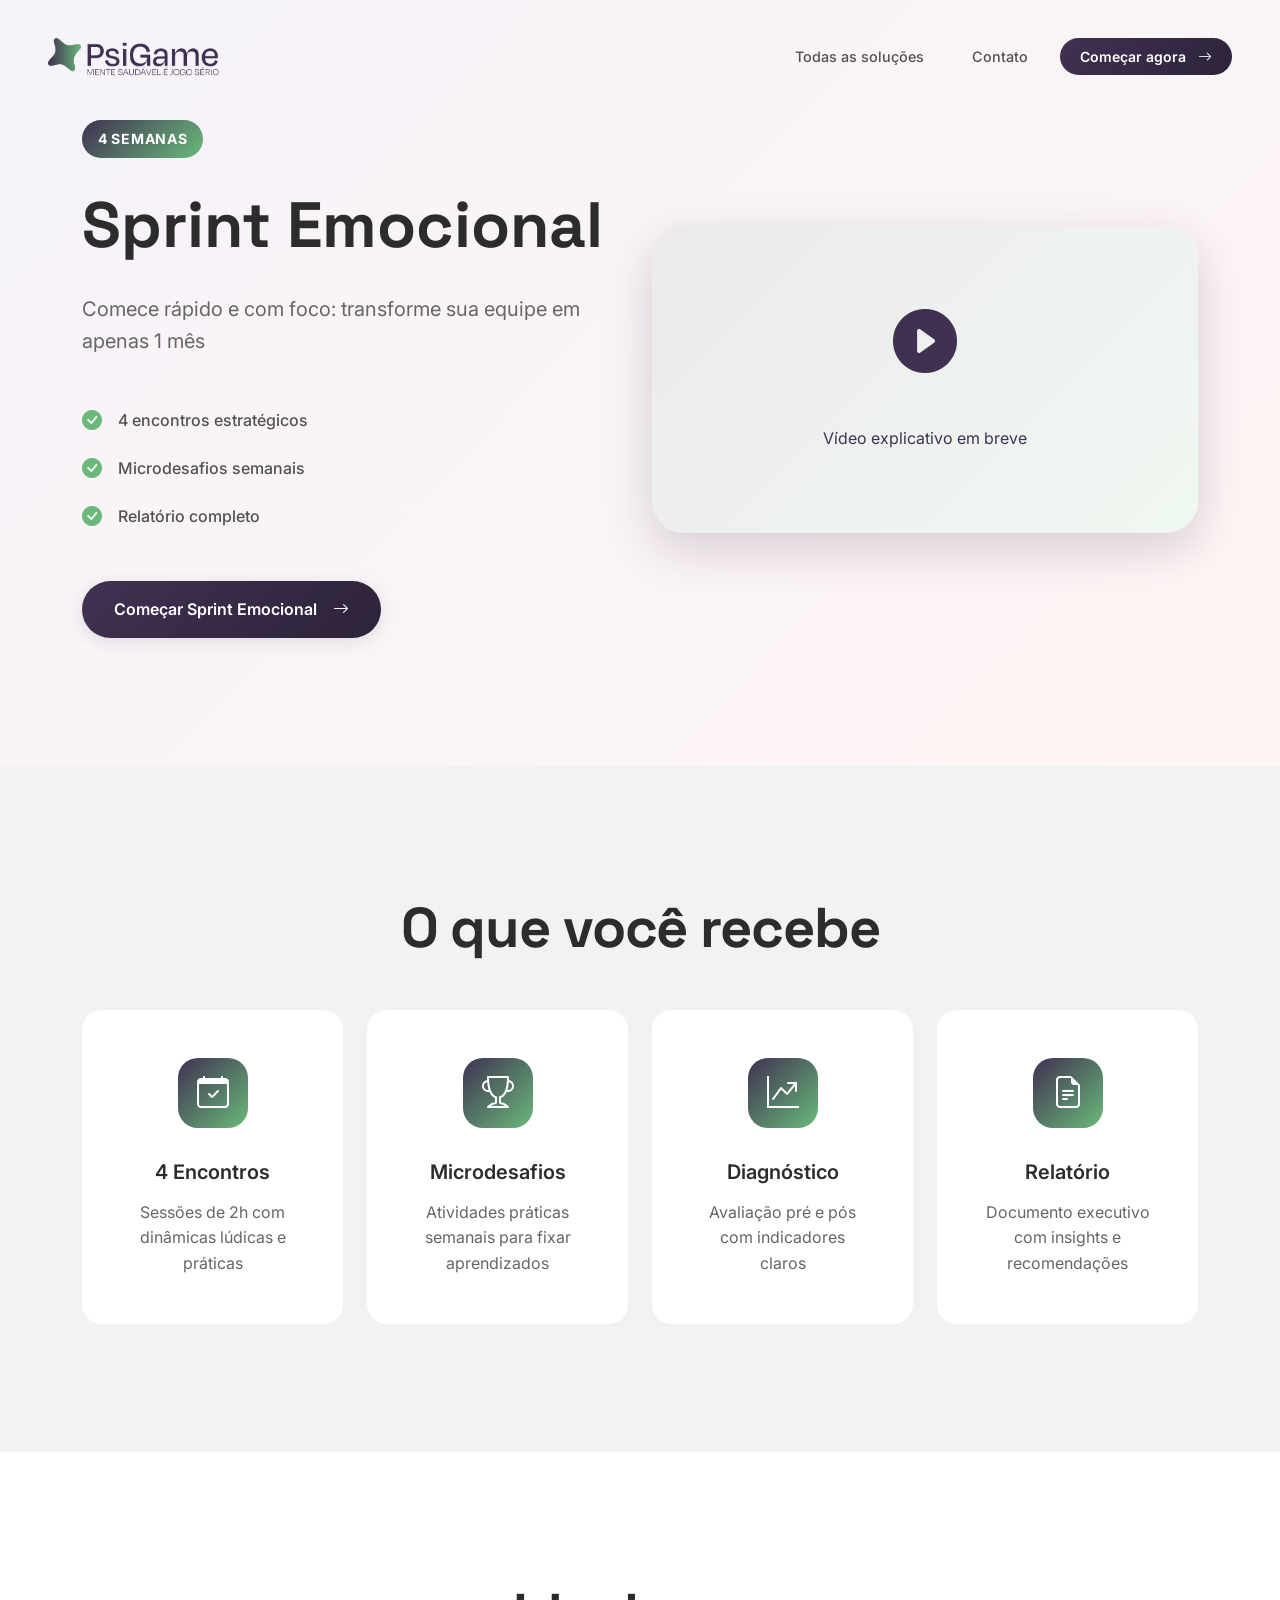
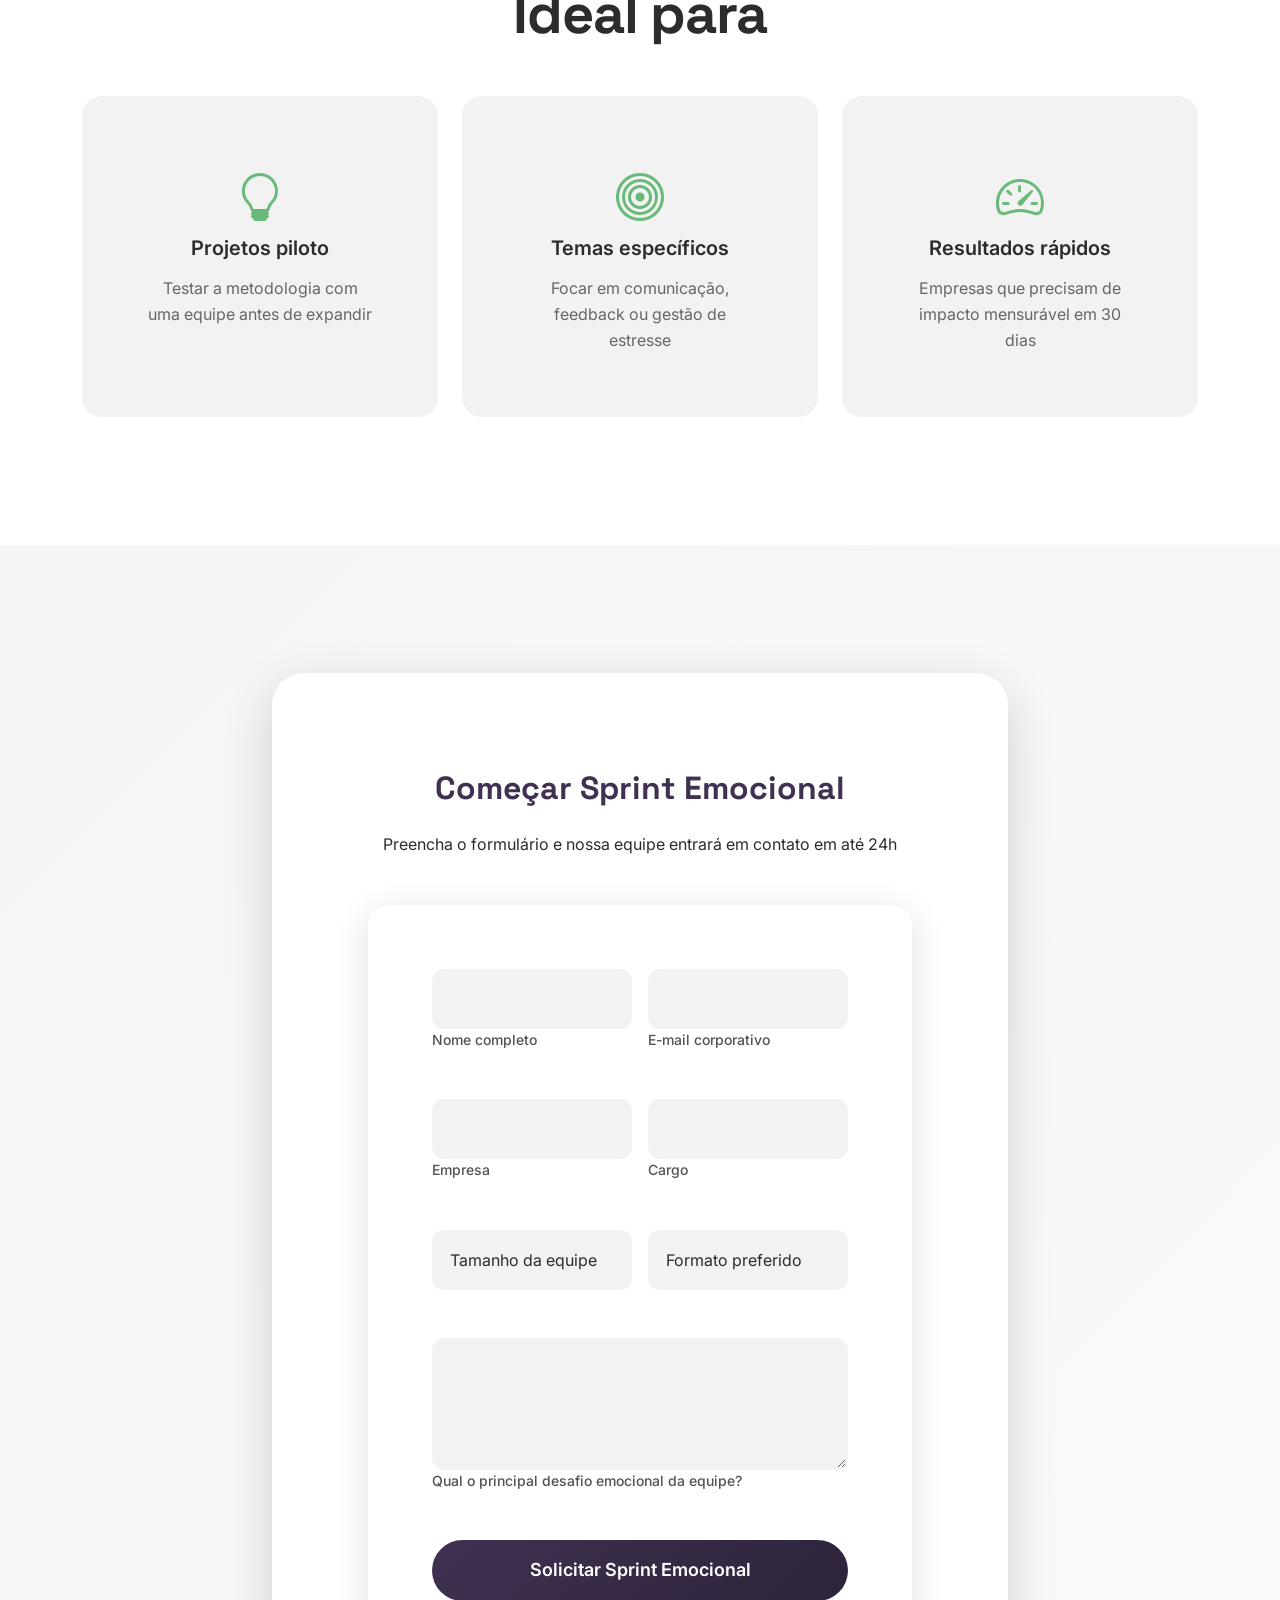
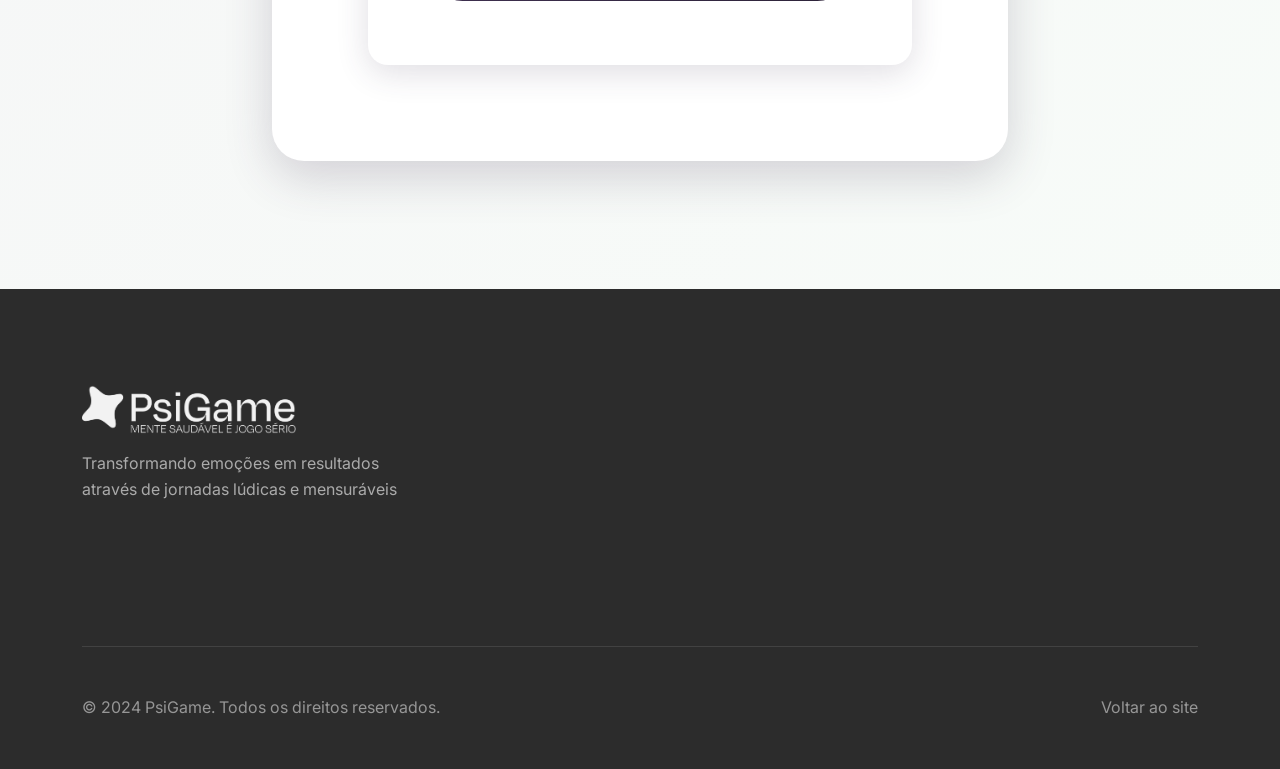
<file: sprint-emocional.html>
<!DOCTYPE html>
<html lang="pt-BR">
<head>
    <meta charset="UTF-8">
    <meta name="viewport" content="width=device-width, initial-scale=1.0">
    <title>Sprint Emocional - PsiGame</title>
    
    <!-- SEO Meta Tags -->
    <meta name="description" content="Sprint Emocional: 4 semanas de transformação. Jornada lúdica e mensurável para desenvolver soft skills e fortalecer equipes.">
    
    <!-- Favicon -->
    <link rel="icon" type="image/png" href="IMG/favicon-psigame.png">
    
    <!-- Bootstrap 5 CSS -->
    <link href="https://cdn.jsdelivr.net/npm/bootstrap@5.3.0/dist/css/bootstrap.min.css" rel="stylesheet">
    
    <!-- Bootstrap Icons -->
    <link rel="stylesheet" href="https://cdn.jsdelivr.net/npm/bootstrap-icons@1.11.0/font/bootstrap-icons.css">
    
    <!-- Google Fonts -->
    <link rel="preconnect" href="https://fonts.googleapis.com">
    <link rel="preconnect" href="https://fonts.gstatic.com" crossorigin>
    <link href="https://fonts.googleapis.com/css2?family=Inter:wght@300;400;500;600;700;800;900&family=Space+Grotesk:wght@300;400;500;600;700&display=swap" rel="stylesheet">
    
    <!-- Custom CSS -->
    <link rel="stylesheet" href="styles.css">
</head>
<body>

    <!-- Navigation -->
    <nav class="navbar navbar-expand-lg fixed-top scrolled" id="mainNav">
        <div class="container-fluid px-4 px-lg-5">
            <a class="navbar-brand" href="index.html">
                <img src="IMG/logo-psigame-01.png" alt="PsiGame" class="navbar-logo">
            </a>
            
            <button class="navbar-toggler" type="button" data-bs-toggle="collapse" data-bs-target="#navbarNav">
                <span class="menu-trigger">
                    <span></span>
                    <span></span>
                </span>
            </button>
            
            <div class="collapse navbar-collapse" id="navbarNav">
                <ul class="navbar-nav ms-auto">
                    <li class="nav-item">
                        <a class="nav-link" href="index.html#solucoes">Todas as soluções</a>
                    </li>
                    <li class="nav-item">
                        <a class="nav-link" href="index.html#contato">Contato</a>
                    </li>
                </ul>
                <div class="navbar-cta ms-lg-4">
                    <a href="#form-sprint" class="btn btn-primary-psigame rounded-pill">
                        <span>Começar agora</span>
                        <i class="bi bi-arrow-right ms-2"></i>
                    </a>
                </div>
            </div>
        </div>
    </nav>

    <!-- Service Hero -->
    <section class="service-hero" style="padding-top: 120px;">
        <div class="container">
            <div class="row align-items-center">
                <div class="col-lg-6">
                    <span class="service-badge">4 SEMANAS</span>
                    <h1 class="service-title">Sprint Emocional</h1>
                    <p class="service-subtitle">Comece rápido e com foco: transforme sua equipe em apenas 1 mês</p>
                    
                    <div class="service-highlights">
                        <div class="highlight-item">
                            <i class="bi bi-check-circle-fill"></i>
                            <span>4 encontros estratégicos</span>
                        </div>
                        <div class="highlight-item">
                            <i class="bi bi-check-circle-fill"></i>
                            <span>Microdesafios semanais</span>
                        </div>
                        <div class="highlight-item">
                            <i class="bi bi-check-circle-fill"></i>
                            <span>Relatório completo</span>
                        </div>
                    </div>
                    
                    <div class="service-cta">
                        <a href="#form-sprint" class="btn-primary-custom">
                            <span>Começar Sprint Emocional</span>
                            <i class="bi bi-arrow-right"></i>
                        </a>
                    </div>
                </div>
                
                <div class="col-lg-6">
                    <div class="service-video">
                        <div class="video-placeholder">
                            <i class="bi bi-play-circle-fill"></i>
                            <p>Vídeo explicativo em breve</p>
                        </div>
                    </div>
                </div>
            </div>
        </div>
    </section>

    <!-- What You Get -->
    <section class="service-details" style="padding: var(--spacing-3xl) 0; background: var(--color-light);">
        <div class="container">
            <h2 class="section-title text-center mb-5">O que você recebe</h2>
            
            <div class="row g-4">
                <div class="col-md-6 col-lg-3">
                    <div class="detail-card">
                        <div class="detail-icon">
                            <i class="bi bi-calendar-check"></i>
                        </div>
                        <h3>4 Encontros</h3>
                        <p>Sessões de 2h com dinâmicas lúdicas e práticas</p>
                    </div>
                </div>
                
                <div class="col-md-6 col-lg-3">
                    <div class="detail-card">
                        <div class="detail-icon">
                            <i class="bi bi-trophy"></i>
                        </div>
                        <h3>Microdesafios</h3>
                        <p>Atividades práticas semanais para fixar aprendizados</p>
                    </div>
                </div>
                
                <div class="col-md-6 col-lg-3">
                    <div class="detail-card">
                        <div class="detail-icon">
                            <i class="bi bi-graph-up-arrow"></i>
                        </div>
                        <h3>Diagnóstico</h3>
                        <p>Avaliação pré e pós com indicadores claros</p>
                    </div>
                </div>
                
                <div class="col-md-6 col-lg-3">
                    <div class="detail-card">
                        <div class="detail-icon">
                            <i class="bi bi-file-earmark-text"></i>
                        </div>
                        <h3>Relatório</h3>
                        <p>Documento executivo com insights e recomendações</p>
                    </div>
                </div>
            </div>
        </div>
    </section>

    <!-- Ideal For -->
    <section style="padding: var(--spacing-3xl) 0;">
        <div class="container">
            <h2 class="section-title text-center mb-5">Ideal para</h2>
            
            <div class="row g-4">
                <div class="col-md-4">
                    <div class="ideal-card">
                        <i class="bi bi-lightbulb"></i>
                        <h3>Projetos piloto</h3>
                        <p>Testar a metodologia com uma equipe antes de expandir</p>
                    </div>
                </div>
                
                <div class="col-md-4">
                    <div class="ideal-card">
                        <i class="bi bi-bullseye"></i>
                        <h3>Temas específicos</h3>
                        <p>Focar em comunicação, feedback ou gestão de estresse</p>
                    </div>
                </div>
                
                <div class="col-md-4">
                    <div class="ideal-card">
                        <i class="bi bi-speedometer2"></i>
                        <h3>Resultados rápidos</h3>
                        <p>Empresas que precisam de impacto mensurável em 30 dias</p>
                    </div>
                </div>
            </div>
        </div>
    </section>

    <!-- Form Section -->
    <section id="form-sprint" style="padding: var(--spacing-3xl) 0; background: linear-gradient(135deg, rgba(64, 49, 82, 0.05) 0%, rgba(105, 186, 122, 0.05) 100%);">
        <div class="container">
            <div class="row justify-content-center">
                <div class="col-lg-8">
                    <div class="service-form-card">
                        <h2 class="text-center mb-4">Começar Sprint Emocional</h2>
                        <p class="text-center mb-5">Preencha o formulário e nossa equipe entrará em contato em até 24h</p>
                        
                        <form class="contact-form" id="sprintForm">
                            <div class="row g-3">
                                <div class="col-md-6">
                                    <div class="form-group">
                                        <input type="text" class="form-control" placeholder=" " required>
                                        <label>Nome completo</label>
                                    </div>
                                </div>
                                
                                <div class="col-md-6">
                                    <div class="form-group">
                                        <input type="email" class="form-control" placeholder=" " required>
                                        <label>E-mail corporativo</label>
                                    </div>
                                </div>
                                
                                <div class="col-md-6">
                                    <div class="form-group">
                                        <input type="text" class="form-control" placeholder=" " required>
                                        <label>Empresa</label>
                                    </div>
                                </div>
                                
                                <div class="col-md-6">
                                    <div class="form-group">
                                        <input type="text" class="form-control" placeholder=" " required>
                                        <label>Cargo</label>
                                    </div>
                                </div>
                                
                                <div class="col-md-6">
                                    <div class="form-group">
                                        <select class="form-control" required>
                                            <option value="">Tamanho da equipe</option>
                                            <option value="5-15">5-15 pessoas</option>
                                            <option value="16-25">16-25 pessoas</option>
                                            <option value="26-50">26-50 pessoas</option>
                                            <option value="50+">Mais de 50 pessoas</option>
                                        </select>
                                    </div>
                                </div>
                                
                                <div class="col-md-6">
                                    <div class="form-group">
                                        <select class="form-control" required>
                                            <option value="">Formato preferido</option>
                                            <option value="presencial">Presencial</option>
                                            <option value="online">Online</option>
                                            <option value="hibrido">Híbrido</option>
                                        </select>
                                    </div>
                                </div>
                                
                                <div class="col-12">
                                    <div class="form-group">
                                        <textarea class="form-control" rows="4" placeholder=" "></textarea>
                                        <label>Qual o principal desafio emocional da equipe?</label>
                                    </div>
                                </div>
                                
                                <div class="col-12">
                                    <button type="submit" class="btn-submit">
                                        <span class="btn-text">Solicitar Sprint Emocional</span>
                                    </button>
                                </div>
                            </div>
                        </form>
                    </div>
                </div>
            </div>
        </div>
    </section>

    <!-- Footer -->
    <footer class="footer">
        <div class="container">
            <div class="footer-content">
                <div class="footer-top">
                    <div class="footer-brand">
                        <img src="IMG/logo-psigame-01-white.png" alt="PsiGame" class="footer-logo">
                        <p class="footer-tagline">Transformando emoções em resultados através de jornadas lúdicas e mensuráveis</p>
                    </div>
                </div>
                
                <div class="footer-bottom">
                    <p class="copyright">© 2024 PsiGame. Todos os direitos reservados.</p>
                    <div class="footer-legal">
                        <a href="index.html">Voltar ao site</a>
                    </div>
                </div>
            </div>
        </div>
    </footer>

    <!-- Bootstrap JS -->
    <script src="https://cdn.jsdelivr.net/npm/bootstrap@5.3.0/dist/js/bootstrap.bundle.min.js"></script>
    <script src="script.js"></script>
</body>
</html>
</file>
<file: styles.css>
/* ===========================
   PSIGAME - CUSTOM STYLES
   =========================== */

:root {
    /* PsiGame Brand Colors */
    --color-primary: #403152;
    --color-secondary: #69ba7a;
    --color-tertiary: #21606d;
    --color-light: #f2f2f2;
    
    /* Extended Palette */
    --color-primary-dark: #2d2339;
    --color-primary-light: #5a4569;
    --color-secondary-dark: #549a62;
    --color-secondary-light: #8dd49c;
    --color-tertiary-dark: #1a4c57;
    --color-tertiary-light: #3d8091;
    
    /* Neutrals */
    --color-black: #1a1a1a;
    --color-white: #ffffff;
    --color-gray-900: #2c2c2c;
    --color-gray-800: #3d3d3d;
    --color-gray-700: #525252;
    --color-gray-600: #666666;
    --color-gray-500: #8c8c8c;
    --color-gray-400: #b3b3b3;
    --color-gray-300: #d9d9d9;
    --color-gray-200: #ececec;
    --color-gray-100: #f8f8f8;
    
    /* Typography */
    --font-primary: 'Inter', sans-serif;
    --font-display: 'Space Grotesk', sans-serif;
    
    /* Spacing */
    --spacing-xs: 0.5rem;
    --spacing-sm: 1rem;
    --spacing-md: 2rem;
    --spacing-lg: 3rem;
    --spacing-xl: 4rem;
    --spacing-2xl: 6rem;
    --spacing-3xl: 8rem;
    
    /* Transitions */
    --transition-base: 0.3s cubic-bezier(0.4, 0, 0.2, 1);
    --transition-slow: 0.6s cubic-bezier(0.4, 0, 0.2, 1);
    --transition-bounce: 0.6s cubic-bezier(0.68, -0.55, 0.265, 1.55);
    
    /* Border Radius */
    --radius-sm: 8px;
    --radius-md: 12px;
    --radius-lg: 20px;
    --radius-xl: 32px;
    --radius-full: 9999px;
    
    /* Shadows */
    --shadow-sm: 0 2px 8px rgba(64, 49, 82, 0.08);
    --shadow-md: 0 4px 16px rgba(64, 49, 82, 0.12);
    --shadow-lg: 0 8px 32px rgba(64, 49, 82, 0.16);
    --shadow-xl: 0 16px 48px rgba(64, 49, 82, 0.2);
}

* {
    margin: 0;
    padding: 0;
    box-sizing: border-box;
}

html {
    font-size: 16px;
    scroll-behavior: smooth;
}

body {
    font-family: var(--font-primary);
    font-weight: 400;
    line-height: 1.6;
    color: var(--color-gray-900);
    background-color: var(--color-white);
    overflow-x: hidden;
    -webkit-font-smoothing: antialiased;
    -moz-osx-font-smoothing: grayscale;
}

/* ===========================
   PRELOADER
   =========================== */

.preloader {
    position: fixed;
    top: 0;
    left: 0;
    width: 100%;
    height: 100vh;
    background: linear-gradient(135deg, var(--color-primary) 0%, var(--color-secondary) 100%);
    z-index: 10000;
    display: flex;
    align-items: center;
    justify-content: center;
    transition: opacity 0.6s ease, visibility 0.6s ease;
}

.preloader.loaded {
    opacity: 0;
    visibility: hidden;
    pointer-events: none;
}

.preloader-content {
    text-align: center;
}

.preloader-logo-img {
    width: 120px;
    height: auto;
    margin-bottom: var(--spacing-md);
    animation: pulse 2s ease-in-out infinite;
}

@keyframes pulse {
    0%, 100% { transform: scale(1); opacity: 1; }
    50% { transform: scale(1.05); opacity: 0.8; }
}

.preloader-progress {
    width: 200px;
    height: 3px;
    background: rgba(255, 255, 255, 0.2);
    margin: var(--spacing-md) auto;
    overflow: hidden;
    border-radius: var(--radius-full);
}

.preloader-progress-bar {
    width: 0;
    height: 100%;
    background: var(--color-white);
    transition: width 0.3s ease;
    border-radius: var(--radius-full);
}

.preloader-counter {
    font-family: var(--font-display);
    font-size: 0.875rem;
    color: var(--color-white);
    opacity: 0.8;
}

/* ===========================
   NAVIGATION
   =========================== */

.navbar {
    background: transparent;
    padding: var(--spacing-md) 0;
    transition: all var(--transition-base);
    z-index: 1000;
}

.navbar.scrolled {
    background: rgba(255, 255, 255, 0.98);
    backdrop-filter: blur(20px);
    -webkit-backdrop-filter: blur(20px);
    box-shadow: var(--shadow-md);
    padding: var(--spacing-sm) 0;
}

.navbar-logo {
    height: 40px;
    width: auto;
    transition: var(--transition-base);
}

.navbar.scrolled .navbar-logo {
    height: 35px;
}

.navbar-nav {
    gap: var(--spacing-md);
}

.nav-link {
    font-size: 0.9rem;
    font-weight: 500;
    color: var(--color-gray-700);
    text-decoration: none;
    position: relative;
    transition: var(--transition-base);
    padding: 0.5rem 1rem;
}

.nav-link:hover {
    color: var(--color-primary);
}

.nav-link::after {
    content: '';
    position: absolute;
    bottom: -5px;
    left: 1rem;
    right: 1rem;
    height: 2px;
    background: var(--color-primary);
    transform: scaleX(0);
    transition: transform var(--transition-base);
}

.nav-link:hover::after {
    transform: scaleX(1);
}

/* Dropdown Menu */
.dropdown-menu {
    background: var(--color-white);
    border: none;
    border-radius: var(--radius-md);
    box-shadow: var(--shadow-lg);
    padding: var(--spacing-sm);
    margin-top: 0.5rem;
}

.dropdown-item {
    padding: 0.5rem 1rem;
    color: var(--color-gray-700);
    font-size: 0.875rem;
    border-radius: var(--radius-sm);
    transition: var(--transition-base);
}

.dropdown-item:hover {
    background: var(--color-light);
    color: var(--color-primary);
}

.navbar-toggler {
    border: none;
    padding: 0.25rem 0.5rem;
}

.navbar-toggler:focus {
    box-shadow: none;
}

.menu-trigger {
    display: block;
    width: 24px;
    height: 20px;
    position: relative;
}

.menu-trigger span {
    display: block;
    width: 100%;
    height: 2px;
    background: var(--color-gray-700);
    position: absolute;
    left: 0;
    transition: var(--transition-base);
}

.menu-trigger span:first-child {
    top: 0;
}

.menu-trigger span:last-child {
    bottom: 0;
}

.btn-primary-psigame {
    background: linear-gradient(135deg, var(--color-primary) 0%, var(--color-primary-dark) 100%);
    color: var(--color-white);
    border: none;
    font-weight: 600;
    font-size: 0.875rem;
    padding: 0.5rem 1.25rem;
    transition: var(--transition-base);
}

.btn-primary-psigame:hover {
    background: linear-gradient(135deg, var(--color-primary-dark) 0%, var(--color-primary) 100%);
    transform: translateY(-2px);
    box-shadow: var(--shadow-lg);
    color: var(--color-white);
}

/* ===========================
   HERO SECTION
   =========================== */

.hero-section {
    min-height: 100vh;
    display: flex;
    align-items: center;
    position: relative;
    overflow: hidden;
    padding: var(--spacing-3xl) 0;
    background: linear-gradient(135deg, #f5f3f9 0%, #fff5f4 100%);
}

.hero-gradient {
    position: absolute;
    width: 100%;
    height: 100%;
    background: radial-gradient(circle at top right, rgba(64, 49, 82, 0.1), transparent 50%),
                radial-gradient(circle at bottom left, rgba(105, 186, 122, 0.1), transparent 50%);
}

.hero-title {
    font-family: var(--font-display);
    font-size: clamp(2.5rem, 8vw, 5rem);
    font-weight: 700;
    line-height: 1.1;
    letter-spacing: -0.02em;
    margin-bottom: var(--spacing-lg);
    color: var(--color-gray-900);
}

.hero-title .accent {
    background: linear-gradient(135deg, var(--color-primary) 0%, var(--color-secondary) 100%);
    -webkit-background-clip: text;
    -webkit-text-fill-color: transparent;
    background-clip: text;
}

.hero-title .accent-primary {
    color: var(--color-primary);
    font-weight: 800;
}

.hero-title .accent-large {
    font-size: 1.4em;
    background: linear-gradient(135deg, var(--color-secondary) 0%, var(--color-primary) 100%);
    -webkit-background-clip: text;
    -webkit-text-fill-color: transparent;
    background-clip: text;
    font-weight: 900;
    display: inline-block;
    letter-spacing: 0.02em;
}

.hero-title .line {
    display: block;
}

.hero-title .line-emphasis {
    margin: var(--spacing-sm) 0;
}

.hero-description {
    max-width: 700px;
    margin-bottom: var(--spacing-lg);
}

.hero-description p {
    font-size: 1.25rem;
    color: var(--color-gray-600);
    line-height: 1.8;
}

.hero-cta {
    display: flex;
    gap: var(--spacing-md);
    flex-wrap: wrap;
    margin-bottom: var(--spacing-lg);
}

.btn-primary-custom,
.btn-secondary-custom {
    display: inline-flex;
    align-items: center;
    gap: var(--spacing-sm);
    padding: 1rem 2rem;
    font-weight: 600;
    text-decoration: none;
    border-radius: var(--radius-full);
    transition: var(--transition-base);
    cursor: pointer;
}

.btn-primary-custom {
    background: linear-gradient(135deg, var(--color-primary) 0%, var(--color-primary-dark) 100%);
    color: var(--color-white);
    box-shadow: var(--shadow-md);
}

.btn-primary-custom:hover {
    transform: translateY(-3px);
    box-shadow: var(--shadow-xl);
}

.btn-secondary-custom {
    background: transparent;
    color: var(--color-primary);
    border: 2px solid var(--color-primary);
}

.btn-secondary-custom:hover {
    background: var(--color-primary);
    color: var(--color-white);
    transform: translateY(-3px);
}

.hero-trust {
    display: flex;
    gap: var(--spacing-lg);
    flex-wrap: wrap;
}

.trust-item {
    display: flex;
    align-items: center;
    gap: var(--spacing-xs);
    font-size: 0.9rem;
    color: var(--color-gray-600);
}

.trust-item i {
    color: var(--color-secondary);
}

.floating-element {
    position: absolute;
    border-radius: 50%;
    filter: blur(60px);
    opacity: 0.3;
}

.element-1 {
    width: 400px;
    height: 400px;
    background: var(--color-primary);
    top: -10%;
    right: -5%;
    animation: float 20s ease-in-out infinite;
}

.element-2 {
    width: 300px;
    height: 300px;
    background: var(--color-secondary);
    bottom: 10%;
    left: -10%;
    animation: float 25s ease-in-out infinite reverse;
}

.element-3 {
    width: 250px;
    height: 250px;
    background: var(--color-tertiary);
    top: 60%;
    right: 10%;
    animation: float 18s ease-in-out infinite;
}

@keyframes float {
    0%, 100% { transform: translate(0, 0) rotate(0deg); }
    33% { transform: translate(30px, -30px) rotate(120deg); }
    66% { transform: translate(-20px, 20px) rotate(240deg); }
}

/* Hero Visual Elements */
.hero-visual {
    position: relative;
    height: 100%;
    min-height: 500px;
    display: flex;
    align-items: center;
    justify-content: center;
}

.hero-image-container {
    position: relative;
    width: 100%;
    max-width: 600px;
    margin: 0 auto;
}

.hero-image {
    width: 100%;
    height: auto;
    border-radius: var(--radius-xl);
    position: relative;
    z-index: 2;
    animation: fadeInUp 1s ease-out;
}

@keyframes fadeInUp {
    from {
        opacity: 0;
        transform: translateY(30px);
    }
    to {
        opacity: 1;
        transform: translateY(0);
    }
}

/* ===========================
   SECTIONS
   =========================== */

section {
    padding: var(--spacing-3xl) 0;
    position: relative;
}

.section-title {
    font-family: var(--font-display);
    font-size: clamp(2rem, 5vw, 3.5rem);
    font-weight: 700;
    line-height: 1.2;
    letter-spacing: -0.02em;
    margin-bottom: var(--spacing-lg);
    color: var(--color-gray-900);
}

.section-title .accent {
    background: linear-gradient(135deg, var(--color-primary) 0%, var(--color-secondary) 100%);
    -webkit-background-clip: text;
    -webkit-text-fill-color: transparent;
    background-clip: text;
}

.section-title-small {
    font-family: var(--font-display);
    font-size: clamp(1.5rem, 3vw, 2rem);
    font-weight: 600;
    margin-bottom: var(--spacing-md);
}

.section-subtitle {
    font-size: 1.125rem;
    color: var(--color-gray-600);
    max-width: 800px;
    margin: 0 auto;
}

/* ===========================
   PROOF SECTION
   =========================== */

.proof-section {
    padding: var(--spacing-xl) 0;
    background: var(--color-light);
    position: relative;
    overflow: hidden;
}

.proof-section-enhanced {
    padding: var(--spacing-2xl) 0;
}

.proof-background {
    position: absolute;
    top: 0;
    left: 0;
    width: 100%;
    height: 100%;
    background: 
        linear-gradient(135deg, rgba(64, 49, 82, 0.92) 0%, rgba(105, 186, 122, 0.92) 100%),
        url('IMG/bg-01.jpg') center/cover no-repeat;
    z-index: 0;
}

.proof-section .section-header {
    position: relative;
    z-index: 1;
}

.proof-title-lines {
    display: flex;
    flex-direction: column;
    gap: 0.5rem;
}

.proof-line {
    display: block;
    font-size: clamp(1.75rem, 4vw, 2.5rem);
    line-height: 1.3;
    color: var(--color-white);
}

.proof-decorative-lines {
    margin: var(--spacing-md) auto;
    display: flex;
    justify-content: center;
}

.proof-decorative-lines svg {
    animation: drawLine 2s ease-in-out infinite;
}

.proof-decorative-lines svg path {
    stroke: var(--color-white);
}

.proof-section .section-subtitle {
    color: rgba(255, 255, 255, 0.95);
}

@keyframes drawLine {
    0%, 100% { opacity: 0.5; transform: translateX(0); }
    50% { opacity: 1; transform: translateX(10px); }
}

/* ===========================
   HOW IT WORKS SECTION
   =========================== */

.how-it-works-section {
    background: var(--color-white);
    padding: var(--spacing-2xl) 0;
}

/* ===========================
   VIDEO BIO SECTION
   =========================== */

.video-bio-section {
    background: linear-gradient(135deg, rgba(64, 49, 82, 0.05) 0%, rgba(105, 186, 122, 0.05) 100%);
    padding: var(--spacing-3xl) 0;
}

.video-container {
    max-width: 900px;
    margin: 0 auto;
    border-radius: var(--radius-xl);
    overflow: hidden;
    box-shadow: var(--shadow-xl);
    background: var(--color-white);
    padding: var(--spacing-md);
}

.video-bio {
    width: 100%;
    border-radius: var(--radius-lg);
    display: block;
}

.video-bio-info {
    text-align: center;
    padding: var(--spacing-lg) var(--spacing-md) var(--spacing-md);
}

.video-bio-info h3 {
    font-family: var(--font-display);
    font-size: 1.5rem;
    font-weight: 700;
    color: var(--color-primary);
    margin-bottom: var(--spacing-xs);
}

.video-bio-info p {
    color: var(--color-gray-600);
    font-size: 0.95rem;
    margin: 0;
}

.process-steps {
    margin-bottom: var(--spacing-xl);
}

.process-step {
    display: grid;
    grid-template-columns: auto 1fr auto;
    gap: var(--spacing-lg);
    align-items: center;
    padding: var(--spacing-lg);
    margin-bottom: var(--spacing-md);
    background: var(--color-light);
    border-radius: var(--radius-lg);
    transition: var(--transition-base);
}

.process-step:hover {
    transform: translateX(10px);
    box-shadow: var(--shadow-lg);
}

.step-number {
    font-family: var(--font-display);
    font-size: 2rem;
    font-weight: 700;
    color: var(--color-primary);
    opacity: 0.3;
}

.step-title {
    font-size: 1.5rem;
    font-weight: 600;
    margin-bottom: var(--spacing-xs);
    color: var(--color-gray-900);
}

.step-description {
    color: var(--color-gray-600);
    margin: 0;
}

.step-icon {
    width: 60px;
    height: 60px;
    display: flex;
    align-items: center;
    justify-content: center;
    background: linear-gradient(135deg, var(--color-primary) 0%, var(--color-secondary) 100%);
    color: var(--color-white);
    border-radius: var(--radius-md);
    font-size: 1.5rem;
}

.process-note {
    padding: var(--spacing-md);
    background: linear-gradient(135deg, rgba(64, 49, 82, 0.05) 0%, rgba(105, 186, 122, 0.05) 100%);
    border-radius: var(--radius-lg);
    border-left: 4px solid var(--color-primary);
}

.process-note p {
    margin: 0;
    color: var(--color-gray-700);
}

/* ===========================
   PILLARS SECTION
   =========================== */

.pillars-section {
    background: var(--color-light);
}

.pillars-grid {
    display: grid;
    grid-template-columns: repeat(auto-fit, minmax(250px, 1fr));
    gap: var(--spacing-lg);
}

.pillar-card {
    padding: var(--spacing-lg);
    background: var(--color-white);
    border-radius: var(--radius-lg);
    text-align: center;
    transition: var(--transition-base);
    box-shadow: var(--shadow-sm);
    position: relative;
}

.pillar-card:hover {
    transform: translateY(-10px);
    box-shadow: var(--shadow-xl);
}

.pillar-number {
    position: absolute;
    top: var(--spacing-md);
    right: var(--spacing-md);
    font-family: var(--font-display);
    font-size: 3rem;
    font-weight: 900;
    color: var(--color-primary);
    opacity: 0.1;
    line-height: 1;
}

.pillar-divider {
    width: 60px;
    height: 4px;
    background: linear-gradient(90deg, var(--color-primary) 0%, var(--color-secondary) 100%);
    margin: 0 auto var(--spacing-md);
    border-radius: var(--radius-full);
}

.pillar-icon {
    width: 80px;
    height: 80px;
    margin: 0 auto var(--spacing-md);
    display: flex;
    align-items: center;
    justify-content: center;
    background: linear-gradient(135deg, rgba(64, 49, 82, 0.1) 0%, rgba(105, 186, 122, 0.1) 100%);
    border-radius: var(--radius-lg);
    font-size: 2rem;
    color: var(--color-primary);
}

.pillar-title {
    font-size: 1.25rem;
    font-weight: 600;
    margin-bottom: var(--spacing-sm);
    color: var(--color-gray-900);
}

.pillar-description {
    color: var(--color-gray-600);
    margin: 0;
}

/* ===========================
   SOLUTIONS SECTION
   =========================== */

.solutions-section {
    background: var(--color-white);
}

.solutions-grid {
    display: grid;
    grid-template-columns: repeat(2, 1fr);
    gap: var(--spacing-lg);
    margin-bottom: var(--spacing-xl);
}

.solution-card {
    padding: var(--spacing-xl);
    background: var(--color-light);
    border-radius: var(--radius-lg);
    position: relative;
    transition: var(--transition-base);
    display: flex;
    flex-direction: column;
    min-height: 320px;
}

.solution-card:hover {
    transform: translateY(-5px);
    box-shadow: var(--shadow-lg);
}

.solution-description {
    flex-grow: 1;
    margin-bottom: var(--spacing-md);
}

.btn-solution {
    display: inline-flex;
    align-items: center;
    justify-content: center;
    gap: var(--spacing-xs);
    padding: 0.75rem 1.5rem;
    background: var(--color-primary);
    color: var(--color-white);
    text-decoration: none;
    border-radius: var(--radius-full);
    font-weight: 600;
    font-size: 0.9rem;
    transition: var(--transition-base);
    margin-top: auto;
}

.btn-solution:hover {
    background: var(--color-primary-dark);
    transform: translateX(5px);
    color: var(--color-white);
}

.btn-solution-light {
    background: rgba(255, 255, 255, 0.9);
    color: var(--color-primary);
}

.btn-solution-light:hover {
    background: var(--color-white);
    color: var(--color-primary-dark);
}

.btn-cta-large {
    padding: 1.25rem 2.5rem;
    font-size: 1.125rem;
    border-radius: var(--radius-full);
}

.solution-card.featured {
    background: linear-gradient(135deg, var(--color-primary) 0%, var(--color-primary-dark) 100%);
    color: var(--color-white);
}

.solution-card.featured .solution-description {
    color: rgba(255, 255, 255, 0.9);
}

.solution-card.special {
    background: linear-gradient(135deg, var(--color-secondary) 0%, var(--color-secondary-dark) 100%);
    color: var(--color-white);
}

.solution-card.special .solution-description {
    color: rgba(255, 255, 255, 0.9);
}

.solution-duration {
    display: inline-block;
    padding: 0.25rem 0.75rem;
    background: rgba(64, 49, 82, 0.1);
    color: var(--color-primary);
    border-radius: var(--radius-full);
    font-size: 0.875rem;
    font-weight: 600;
    margin-bottom: var(--spacing-sm);
}

.solution-card.featured .solution-duration,
.solution-card.special .solution-duration {
    background: rgba(255, 255, 255, 0.2);
    color: var(--color-white);
}

.solution-title {
    font-size: 1.5rem;
    font-weight: 600;
    margin-bottom: var(--spacing-md);
}

.solution-badge {
    position: absolute;
    top: var(--spacing-md);
    right: var(--spacing-md);
    padding: 0.25rem 0.75rem;
    background: var(--color-secondary);
    color: var(--color-white);
    border-radius: var(--radius-full);
    font-size: 0.75rem;
    font-weight: 600;
}

.section-cta {
    text-align: center;
    margin-top: var(--spacing-xl);
}

/* ===========================
   RECOMMENDATION BOX
   =========================== */

.recommendation-box {
    margin-top: var(--spacing-xl);
    padding: var(--spacing-xl);
    background: linear-gradient(135deg, var(--color-primary) 0%, var(--color-secondary) 100%);
    border-radius: var(--radius-xl);
    box-shadow: var(--shadow-xl);
}

.recommendation-content {
    display: grid;
    grid-template-columns: auto 1fr auto;
    gap: var(--spacing-lg);
    align-items: center;
    color: var(--color-white);
}

.recommendation-icon {
    width: 80px;
    height: 80px;
    background: rgba(255, 255, 255, 0.2);
    border-radius: var(--radius-lg);
    display: flex;
    align-items: center;
    justify-content: center;
    font-size: 2.5rem;
}

.recommendation-text h3 {
    font-size: 1.5rem;
    font-weight: 700;
    margin-bottom: var(--spacing-xs);
}

.recommendation-text p {
    margin: 0;
    opacity: 0.95;
}

.btn-recommendation {
    display: inline-flex;
    align-items: center;
    gap: var(--spacing-sm);
    padding: 1rem 2rem;
    background: var(--color-white);
    color: var(--color-primary);
    text-decoration: none;
    border-radius: var(--radius-full);
    font-weight: 700;
    transition: var(--transition-base);
    white-space: nowrap;
}

.btn-recommendation:hover {
    transform: translateX(5px);
    box-shadow: 0 4px 20px rgba(0, 0, 0, 0.2);
    color: var(--color-primary-dark);
}

/* ===========================
   TARGET SECTION
   =========================== */

.target-section {
    background: var(--color-light);
}

.target-list {
    margin-bottom: var(--spacing-xl);
}

.target-item {
    display: flex;
    gap: var(--spacing-md);
    padding: var(--spacing-md);
    margin-bottom: var(--spacing-md);
    background: var(--color-white);
    border-radius: var(--radius-lg);
    transition: var(--transition-base);
}

.target-item:hover {
    transform: translateX(10px);
    box-shadow: var(--shadow-lg);
}

.target-icon {
    width: 60px;
    height: 60px;
    display: flex;
    align-items: center;
    justify-content: center;
    background: linear-gradient(135deg, rgba(64, 49, 82, 0.1) 0%, rgba(105, 186, 122, 0.1) 100%);
    border-radius: var(--radius-md);
    font-size: 1.5rem;
    color: var(--color-primary);
    flex-shrink: 0;
}

.target-title {
    font-size: 1.25rem;
    font-weight: 600;
    margin-bottom: var(--spacing-xs);
    color: var(--color-gray-900);
}

.target-description {
    color: var(--color-gray-600);
    margin: 0;
}

/* ===========================
   RESULTS SECTION
   =========================== */

.results-section {
    background: var(--color-white);
}

.results-grid {
    display: grid;
    grid-template-columns: repeat(auto-fit, minmax(250px, 1fr));
    gap: var(--spacing-lg);
    margin-bottom: var(--spacing-xl);
}

.result-card {
    padding: var(--spacing-lg);
    background: linear-gradient(135deg, rgba(64, 49, 82, 0.05) 0%, rgba(105, 186, 122, 0.05) 100%);
    border-radius: var(--radius-lg);
    text-align: center;
    transition: var(--transition-base);
}

.result-card:hover {
    transform: translateY(-5px);
    box-shadow: var(--shadow-lg);
}

.result-icon {
    width: 70px;
    height: 70px;
    margin: 0 auto var(--spacing-md);
    display: flex;
    align-items: center;
    justify-content: center;
    background: var(--color-white);
    border-radius: var(--radius-full);
    font-size: 2rem;
    color: var(--color-secondary);
}

.result-title {
    font-size: 1.25rem;
    font-weight: 600;
    margin-bottom: var(--spacing-sm);
    color: var(--color-gray-900);
}

.result-note {
    text-align: center;
    padding: var(--spacing-lg);
    background: var(--color-light);
    border-radius: var(--radius-lg);
}

.btn-link {
    color: var(--color-primary);
    text-decoration: none;
    font-weight: 600;
    display: inline-flex;
    align-items: center;
    gap: var(--spacing-xs);
    transition: var(--transition-base);
}

.btn-link:hover {
    color: var(--color-primary-dark);
    gap: var(--spacing-sm);
}

/* ===========================
   CONTENT SECTION
   =========================== */

.content-section {
    background: var(--color-light);
}

.content-list {
    display: grid;
    grid-template-columns: repeat(auto-fit, minmax(300px, 1fr));
    gap: var(--spacing-md);
    margin-bottom: var(--spacing-lg);
}

.content-item {
    display: flex;
    align-items: center;
    gap: var(--spacing-sm);
    padding: var(--spacing-md);
    background: var(--color-white);
    border-radius: var(--radius-md);
    transition: var(--transition-base);
}

.content-item:hover {
    transform: translateX(5px);
    box-shadow: var(--shadow-md);
}

.content-item i {
    color: var(--color-secondary);
    font-size: 1.25rem;
}

.content-note {
    color: var(--color-gray-600);
    font-style: italic;
}

/* ===========================
   DIFFERENTIALS SECTION
   =========================== */

.differentials-section {
    background: var(--color-white);
}

.differentials-grid {
    display: grid;
    grid-template-columns: repeat(auto-fit, minmax(250px, 1fr));
    gap: var(--spacing-lg);
}

.differential-item {
    padding: var(--spacing-lg);
    border-left: 4px solid var(--color-primary);
    background: var(--color-light);
    border-radius: 0 var(--radius-md) var(--radius-md) 0;
    transition: var(--transition-base);
}

.differential-item:hover {
    transform: translateX(10px);
    border-left-color: var(--color-secondary);
}

.differential-title {
    font-size: 1.25rem;
    font-weight: 600;
    margin-bottom: var(--spacing-sm);
    color: var(--color-gray-900);
}

.differential-description {
    color: var(--color-gray-600);
    margin: 0;
}

/* ===========================
   FORMATION SECTION
   =========================== */

.formation-section {
    background: linear-gradient(135deg, rgba(64, 49, 82, 0.05) 0%, rgba(105, 186, 122, 0.05) 100%);
}

.formation-description {
    font-size: 1.125rem;
    color: var(--color-gray-600);
    margin-bottom: var(--spacing-lg);
}

.formation-benefits {
    margin-bottom: var(--spacing-lg);
}

.benefit-item {
    display: flex;
    align-items: center;
    gap: var(--spacing-sm);
    margin-bottom: var(--spacing-sm);
    color: var(--color-gray-700);
}

.benefit-item i {
    color: var(--color-secondary);
    font-size: 1.25rem;
}

.formation-card {
    padding: var(--spacing-xl);
    background: var(--color-white);
    border-radius: var(--radius-lg);
    box-shadow: var(--shadow-lg);
    text-align: center;
    transform: rotate(-2deg);
    transition: var(--transition-base);
}

.formation-card:hover {
    transform: rotate(0deg) scale(1.05);
}

.card-icon {
    width: 100px;
    height: 100px;
    margin: 0 auto var(--spacing-md);
    display: flex;
    align-items: center;
    justify-content: center;
    background: linear-gradient(135deg, var(--color-primary) 0%, var(--color-secondary) 100%);
    border-radius: var(--radius-full);
    font-size: 3rem;
    color: var(--color-white);
}

/* ===========================
   FAQ SECTION
   =========================== */

.faq-section {
    background: var(--color-white);
}

.faq-section .section-header {
    text-align: center;
    margin-bottom: var(--spacing-xl);
}

.faq-accordion {
    max-width: 800px;
    margin: 0 auto;
}

.faq-item {
    margin-bottom: var(--spacing-md);
    background: var(--color-light);
    border-radius: var(--radius-lg);
    overflow: hidden;
}

.faq-question {
    display: flex;
    justify-content: space-between;
    align-items: center;
    padding: var(--spacing-md);
    margin: 0;
    background: transparent;
    border: none;
    width: 100%;
    text-align: left;
    font-size: 1.125rem;
    font-weight: 600;
    color: var(--color-gray-900);
    cursor: pointer;
    transition: var(--transition-base);
}

.faq-question:hover {
    background: rgba(64, 49, 82, 0.05);
}

.faq-question i {
    transition: var(--transition-base);
}

.faq-question.collapsed i {
    transform: rotate(-90deg);
}

.faq-answer {
    padding: 0 var(--spacing-md) var(--spacing-md);
    color: var(--color-gray-600);
}

/* ===========================
   CONTACT SECTION
   =========================== */

.contact-section {
    background: linear-gradient(135deg, rgba(64, 49, 82, 0.05) 0%, rgba(105, 186, 122, 0.05) 100%);
}

.contact-header {
    margin-bottom: var(--spacing-2xl);
}

.contact-subtitle {
    font-size: 1.25rem;
    color: var(--color-gray-600);
}

.contact-form {
    background: var(--color-white);
    padding: var(--spacing-xl);
    border-radius: var(--radius-lg);
    box-shadow: var(--shadow-lg);
}

.form-group {
    position: relative;
    margin-bottom: var(--spacing-md);
}

.form-group label {
    display: block;
    margin-bottom: 0.5rem;
    font-size: 0.875rem;
    font-weight: 500;
    color: var(--color-gray-700);
}

.form-control {
    width: 100%;
    padding: 1rem;
    background: var(--color-light);
    border: 2px solid transparent;
    border-radius: var(--radius-md);
    font-size: 1rem;
    color: var(--color-gray-900);
    transition: var(--transition-base);
}

.form-control:focus {
    outline: none;
    border-color: var(--color-primary);
    background: var(--color-white);
}

.btn-submit {
    width: 100%;
    padding: 1rem 2rem;
    background: linear-gradient(135deg, var(--color-primary) 0%, var(--color-primary-dark) 100%);
    color: var(--color-white);
    border: none;
    border-radius: var(--radius-full);
    font-weight: 600;
    font-size: 1.125rem;
    cursor: pointer;
    transition: var(--transition-base);
}

.btn-submit:hover {
    transform: translateY(-2px);
    box-shadow: var(--shadow-xl);
}

.form-note {
    margin-top: var(--spacing-md);
    text-align: center;
    color: var(--color-gray-600);
    font-size: 0.875rem;
}

.contact-info {
    padding: var(--spacing-lg);
}

.contact-info h3 {
    font-size: 1.5rem;
    font-weight: 600;
    margin-bottom: var(--spacing-lg);
    color: var(--color-gray-900);
}

.info-item {
    display: flex;
    gap: var(--spacing-md);
    margin-bottom: var(--spacing-lg);
}

.info-item i {
    width: 40px;
    height: 40px;
    display: flex;
    align-items: center;
    justify-content: center;
    background: linear-gradient(135deg, var(--color-primary) 0%, var(--color-secondary) 100%);
    color: var(--color-white);
    border-radius: var(--radius-md);
    flex-shrink: 0;
}

.info-label {
    display: block;
    font-size: 0.875rem;
    color: var(--color-gray-600);
    margin-bottom: 0.25rem;
}

.info-item a {
    color: var(--color-primary);
    text-decoration: none;
    font-weight: 600;
    transition: var(--transition-base);
}

.info-item a:hover {
    color: var(--color-primary-dark);
}

.contact-map {
    margin: var(--spacing-lg) 0;
}

.contact-buttons {
    margin-top: var(--spacing-lg);
}

.btn-whatsapp {
    display: inline-flex;
    align-items: center;
    gap: var(--spacing-sm);
    padding: 1rem 2rem;
    background: #25d366;
    color: var(--color-white);
    border-radius: var(--radius-full);
    text-decoration: none;
    font-weight: 600;
    transition: var(--transition-base);
}

.btn-whatsapp:hover {
    background: #20ba5a;
    transform: translateY(-2px);
    box-shadow: var(--shadow-lg);
}

/* ===========================
   FOOTER
   =========================== */

.footer {
    background: var(--color-gray-900);
    color: var(--color-white);
    padding: var(--spacing-2xl) 0 var(--spacing-lg);
}

.footer-logo {
    height: 50px;
    width: auto;
    margin-bottom: var(--spacing-sm);
}

.footer-tagline {
    color: rgba(255, 255, 255, 0.6);
    margin-bottom: var(--spacing-lg);
}

.footer-top {
    display: grid;
    grid-template-columns: 1fr 2fr;
    gap: var(--spacing-2xl);
    margin-bottom: var(--spacing-2xl);
}

.footer-links {
    display: grid;
    grid-template-columns: repeat(2, 1fr);
    gap: var(--spacing-xl);
}

.links-title {
    font-size: 0.875rem;
    font-weight: 600;
    text-transform: uppercase;
    letter-spacing: 0.05em;
    color: rgba(255, 255, 255, 0.5);
    margin-bottom: var(--spacing-md);
}

.links-column ul {
    list-style: none;
}

.links-column li {
    margin-bottom: var(--spacing-xs);
}

.links-column a {
    color: rgba(255, 255, 255, 0.7);
    text-decoration: none;
    transition: var(--transition-base);
}

.links-column a:hover {
    color: var(--color-white);
}

.footer-bottom {
    display: flex;
    justify-content: space-between;
    align-items: center;
    padding-top: var(--spacing-lg);
    border-top: 1px solid rgba(255, 255, 255, 0.1);
}

.copyright {
    color: rgba(255, 255, 255, 0.5);
    margin: 0;
}

.footer-legal a {
    color: rgba(255, 255, 255, 0.5);
    text-decoration: none;
    transition: var(--transition-base);
}

.footer-legal a:hover {
    color: var(--color-white);
}

.separator {
    color: rgba(255, 255, 255, 0.3);
    margin: 0 var(--spacing-sm);
}

/* ===========================
   BACK TO TOP
   =========================== */

.back-to-top {
    position: fixed;
    bottom: var(--spacing-lg);
    right: var(--spacing-lg);
    width: 50px;
    height: 50px;
    background: linear-gradient(135deg, var(--color-primary) 0%, var(--color-secondary) 100%);
    color: var(--color-white);
    border: none;
    border-radius: var(--radius-full);
    display: flex;
    align-items: center;
    justify-content: center;
    cursor: pointer;
    opacity: 0;
    visibility: hidden;
    transition: var(--transition-base);
    z-index: 100;
    box-shadow: var(--shadow-lg);
}

.back-to-top.visible {
    opacity: 1;
    visibility: visible;
}

.back-to-top:hover {
    transform: translateY(-5px);
    box-shadow: var(--shadow-xl);
}

/* ===========================
   CHATBOT
   =========================== */

.chatbot-container {
    position: fixed;
    bottom: var(--spacing-lg);
    right: var(--spacing-lg);
    z-index: 999;
}

.chatbot-button {
    width: 60px;
    height: 60px;
    background: linear-gradient(135deg, var(--color-primary) 0%, var(--color-secondary) 100%);
    border-radius: var(--radius-full);
    display: flex;
    align-items: center;
    justify-content: center;
    color: var(--color-white);
    font-size: 1.5rem;
    cursor: pointer;
    box-shadow: var(--shadow-lg);
    transition: var(--transition-base);
    position: relative;
}

.chatbot-button:hover {
    transform: scale(1.1);
    box-shadow: var(--shadow-xl);
}

.chatbot-badge {
    position: absolute;
    top: -5px;
    right: -5px;
    width: 20px;
    height: 20px;
    background: var(--color-secondary);
    border-radius: var(--radius-full);
    color: var(--color-white);
    font-size: 0.75rem;
    display: flex;
    align-items: center;
    justify-content: center;
    font-weight: 700;
}

.chatbot-window {
    position: fixed;
    bottom: 100px;
    right: var(--spacing-lg);
    width: 380px;
    max-width: calc(100vw - 2rem);
    height: 500px;
    background: var(--color-white);
    border-radius: var(--radius-lg);
    box-shadow: var(--shadow-xl);
    display: none;
    flex-direction: column;
    overflow: hidden;
    z-index: 1000;
}

/* Mobile específico para chatbot */
@media (max-width: 768px) {
    .chatbot-container {
        bottom: 1rem;
        right: 1rem;
    }
    
    .chatbot-button {
        width: 55px;
        height: 55px;
    }
    
    .chatbot-window {
        position: fixed;
        bottom: 80px;
        left: 1rem;
        right: 1rem;
        width: calc(100vw - 2rem);
        max-width: 500px;
        margin: 0 auto;
        height: 70vh;
        max-height: 500px;
    }
}

@media (max-width: 480px) {
    .chatbot-window {
        left: 0.5rem;
        right: 0.5rem;
        width: calc(100vw - 1rem);
        height: 65vh;
        bottom: 75px;
    }
}

.chatbot-window.active {
    display: flex;
    animation: slideUp 0.3s ease;
}

@keyframes slideUp {
    from {
        opacity: 0;
        transform: translateY(20px);
    }
    to {
        opacity: 1;
        transform: translateY(0);
    }
}

.chatbot-header {
    padding: var(--spacing-md);
    background: linear-gradient(135deg, var(--color-primary) 0%, var(--color-primary-dark) 100%);
    color: var(--color-white);
    display: flex;
    align-items: center;
    gap: var(--spacing-sm);
}

.chatbot-avatar {
    width: 40px;
    height: 40px;
    background: var(--color-white);
    border-radius: var(--radius-full);
    padding: 5px;
}

.chatbot-avatar img {
    width: 100%;
    height: 100%;
    object-fit: contain;
}

.chatbot-info h4 {
    margin: 0;
    font-size: 1rem;
    font-weight: 600;
}

.chatbot-status {
    font-size: 0.75rem;
    opacity: 0.9;
}

.chatbot-close {
    margin-left: auto;
    background: transparent;
    border: none;
    color: var(--color-white);
    font-size: 1.25rem;
    cursor: pointer;
    padding: 0;
    width: 30px;
    height: 30px;
    display: flex;
    align-items: center;
    justify-content: center;
    border-radius: var(--radius-md);
    transition: var(--transition-base);
}

.chatbot-close:hover {
    background: rgba(255, 255, 255, 0.2);
}

.chatbot-messages {
    flex: 1;
    padding: var(--spacing-md);
    overflow-y: auto;
    background: var(--color-light);
}

.chat-message {
    margin-bottom: var(--spacing-md);
    animation: messageIn 0.3s ease;
}

@keyframes messageIn {
    from {
        opacity: 0;
        transform: translateY(10px);
    }
    to {
        opacity: 1;
        transform: translateY(0);
    }
}

.chat-message.user {
    text-align: right;
}

.chat-message p {
    display: inline-block;
    padding: var(--spacing-sm) var(--spacing-md);
    border-radius: var(--radius-lg);
    max-width: 80%;
    margin: 0;
}

.chat-message.bot p {
    background: var(--color-white);
    color: var(--color-gray-900);
}

.chat-message.user p {
    background: linear-gradient(135deg, var(--color-primary) 0%, var(--color-primary-dark) 100%);
    color: var(--color-white);
}

/* Sugestões de perguntas */
.chat-suggestions {
    display: flex;
    flex-wrap: wrap;
    gap: 0.5rem;
    margin-top: 1rem;
    padding: 0 0.5rem;
}

.suggestion-btn {
    padding: 0.5rem 0.75rem;
    background: var(--color-white);
    border: 1px solid var(--color-gray-300);
    border-radius: var(--radius-full);
    font-size: 0.8rem;
    color: var(--color-gray-700);
    cursor: pointer;
    transition: var(--transition-base);
}

.suggestion-btn:hover {
    background: linear-gradient(135deg, var(--color-primary) 0%, var(--color-secondary) 100%);
    color: var(--color-white);
    border-color: transparent;
    transform: translateY(-2px);
}

.chat-suggestions.hidden {
    display: none;
}

/* Mobile específico para sugestões */
@media (max-width: 768px) {
    .chat-suggestions {
        gap: 0.4rem;
    }
    
    .suggestion-btn {
        font-size: 0.75rem;
        padding: 0.4rem 0.6rem;
    }
    
    .chatbot-messages {
        font-size: 0.875rem;
    }
}

@media (max-width: 480px) {
    .chat-suggestions {
        gap: 0.3rem;
        padding: 0 0.25rem;
    }
    
    .suggestion-btn {
        font-size: 0.7rem;
        padding: 0.35rem 0.5rem;
    }
}

.chatbot-input {
    padding: var(--spacing-md);
    background: var(--color-white);
    border-top: 1px solid var(--color-gray-200);
    display: flex;
    gap: var(--spacing-sm);
}

.chatbot-input input {
    flex: 1;
    padding: var(--spacing-sm);
    border: 1px solid var(--color-gray-300);
    border-radius: var(--radius-full);
    outline: none;
    font-size: 0.9rem;
}

.chatbot-input input:focus {
    border-color: var(--color-primary);
}

.chatbot-input button {
    width: 40px;
    height: 40px;
    background: linear-gradient(135deg, var(--color-primary) 0%, var(--color-secondary) 100%);
    color: var(--color-white);
    border: none;
    border-radius: var(--radius-full);
    display: flex;
    align-items: center;
    justify-content: center;
    cursor: pointer;
    transition: var(--transition-base);
}

.chatbot-input button:hover {
    transform: scale(1.1);
}

/* ===========================
   ANIMATIONS
   =========================== */

@keyframes fadeIn {
    from { opacity: 0; }
    to { opacity: 1; }
}

@keyframes fadeInUp {
    from {
        opacity: 0;
        transform: translateY(30px);
    }
    to {
        opacity: 1;
        transform: translateY(0);
    }
}

[data-scroll] {
    opacity: 0;
    transform: translateY(30px);
    transition: all 0.8s cubic-bezier(0.4, 0, 0.2, 1);
}

[data-scroll].is-inview {
    opacity: 1;
    transform: translateY(0);
}

[data-scroll-delay="0.1"] {
    transition-delay: 0.1s;
}

[data-scroll-delay="0.2"] {
    transition-delay: 0.2s;
}

[data-scroll-delay="0.3"] {
    transition-delay: 0.3s;
}

[data-scroll-delay="0.4"] {
    transition-delay: 0.4s;
}

[data-scroll-delay="0.5"] {
    transition-delay: 0.5s;
}

/* ===========================
   RESPONSIVE
   =========================== */

@media (max-width: 992px) {
    :root {
        --spacing-3xl: 3rem;
        --spacing-2xl: 2rem;
        --spacing-xl: 1.5rem;
    }
    
    .hero-title {
        font-size: clamp(2rem, 6vw, 3rem);
    }
    
    .hero-visual {
        display: none;
    }
    
    .hero-description p {
        font-size: 1rem;
    }
    
    .hero-cta {
        justify-content: center;
    }
    
    .solutions-grid {
        grid-template-columns: 1fr;
        gap: var(--spacing-md);
    }
    
    .pillars-grid,
    .results-grid {
        grid-template-columns: 1fr;
        gap: var(--spacing-md);
    }
    
    .recommendation-content {
        grid-template-columns: 1fr;
        text-align: center;
        gap: var(--spacing-md);
    }
    
    .recommendation-icon {
        margin: 0 auto;
    }
    
    .footer-top {
        grid-template-columns: 1fr;
    }
    
    .process-step {
        grid-template-columns: 1fr;
        text-align: center;
    }
    
    .step-icon {
        margin: 0 auto;
    }
    
    .section-title {
        font-size: clamp(1.75rem, 4vw, 2.5rem);
    }
}

@media (max-width: 768px) {
    :root {
        --spacing-3xl: 2rem;
        --spacing-2xl: 1.5rem;
        --spacing-xl: 1rem;
        --spacing-lg: 1rem;
    }
    
    /* Navigation Mobile */
    .navbar {
        padding: 0.75rem 0;
    }
    
    .navbar-logo {
        height: 30px;
    }
    
    .navbar-collapse {
        background: var(--color-white);
        margin-top: 1rem;
        padding: 1rem;
        border-radius: var(--radius-md);
        box-shadow: var(--shadow-lg);
    }
    
    .dropdown-menu {
        position: static !important;
        transform: none !important;
        box-shadow: none;
        background: var(--color-light);
        margin-top: 0.5rem;
    }
    
    /* Hero Mobile */
    .hero-section {
        padding-top: 120px;
        padding-bottom: var(--spacing-2xl);
        min-height: 90vh;
    }
    
    .hero-title {
        font-size: clamp(1.75rem, 8vw, 2.5rem);
        margin-bottom: 1rem;
    }
    
    .hero-description p {
        font-size: 0.95rem;
        line-height: 1.6;
    }
    
    .btn-primary-custom,
    .btn-secondary-custom {
        padding: 0.75rem 1.5rem;
        font-size: 0.9rem;
    }
    
    .trust-item {
        font-size: 0.75rem;
        gap: 0.25rem;
    }
    
    /* Sections Mobile */
    section {
        padding: var(--spacing-2xl) 0;
    }
    
    .section-title {
        font-size: clamp(1.5rem, 6vw, 2rem);
        margin-bottom: 1rem;
    }
    
    .section-subtitle {
        font-size: 0.9rem;
    }
    
    /* Process Steps Mobile */
    .process-step {
        padding: 1rem;
        margin-bottom: 0.75rem;
    }
    
    .step-number {
        font-size: 1.5rem;
    }
    
    .step-title {
        font-size: 1.25rem;
    }
    
    .step-description {
        font-size: 0.875rem;
    }
    
    .step-icon {
        width: 50px;
        height: 50px;
        font-size: 1.25rem;
    }
    
    /* Pillars Mobile */
    .pillar-card {
        padding: 1rem;
    }
    
    .pillar-icon {
        width: 60px;
        height: 60px;
        font-size: 1.5rem;
        margin-bottom: 0.75rem;
    }
    
    .pillar-title {
        font-size: 1.1rem;
    }
    
    .pillar-description {
        font-size: 0.875rem;
    }
    
    /* Solutions Mobile */
    .solution-card {
        padding: 1rem;
    }
    
    .solution-title {
        font-size: 1.25rem;
    }
    
    .solution-description {
        font-size: 0.875rem;
    }
    
    /* Target Mobile */
    .target-item {
        padding: 0.75rem;
    }
    
    .target-icon {
        width: 45px;
        height: 45px;
        font-size: 1.25rem;
    }
    
    .target-title {
        font-size: 1.1rem;
    }
    
    .target-description {
        font-size: 0.875rem;
    }
    
    /* Results Mobile */
    .result-card {
        padding: 1rem;
    }
    
    .result-icon {
        width: 60px;
        height: 60px;
        font-size: 1.5rem;
    }
    
    .result-title {
        font-size: 1.1rem;
    }
    
    /* Content Mobile */
    .content-list {
        grid-template-columns: 1fr;
    }
    
    .content-item {
        padding: 0.75rem;
        font-size: 0.875rem;
    }
    
    /* FAQ Mobile */
    .faq-question {
        padding: 0.75rem;
        font-size: 1rem;
    }
    
    .faq-answer {
        font-size: 0.875rem;
    }
    
    /* Contact Mobile */
    .contact-form {
        padding: 1.5rem;
    }
    
    .form-control {
        font-size: 0.9rem;
        padding: 0.75rem;
    }
    
    .btn-submit {
        font-size: 1rem;
        padding: 0.875rem 1.5rem;
    }
    
    /* Chatbot Mobile */
    .chatbot-container {
        bottom: 1rem;
        right: 1rem;
    }
    
    .chatbot-button {
        width: 55px;
        height: 55px;
    }
    
    .chatbot-window {
        width: calc(100vw - 2rem);
        right: 0;
        left: 0;
        margin: 0 1rem;
        height: 450px;
        bottom: 70px;
    }
    
    .chatbot-messages {
        font-size: 0.875rem;
    }
    
    .chat-suggestions {
        gap: 0.4rem;
    }
    
    .suggestion-btn {
        font-size: 0.75rem;
        padding: 0.4rem 0.6rem;
    }
    
    /* Footer Mobile */
    .footer {
        padding: var(--spacing-xl) 0 var(--spacing-md);
    }
    
    .footer-logo {
        height: 40px;
    }
    
    .footer-bottom {
        flex-direction: column;
        gap: 0.5rem;
        text-align: center;
        font-size: 0.75rem;
    }
    
    /* Back to Top Mobile */
    .back-to-top {
        width: 45px;
        height: 45px;
        bottom: 5rem;
        right: 1rem;
    }
}

@media (max-width: 480px) {
    /* Extra Small Screens */
    .hero-title {
        font-size: 1.5rem;
        line-height: 1.2;
    }
    
    .hero-description p {
        font-size: 0.875rem;
    }
    
    .section-title {
        font-size: 1.5rem;
    }
    
    .btn-primary-custom,
    .btn-secondary-custom {
        width: 100%;
        justify-content: center;
        font-size: 0.875rem;
        padding: 0.75rem 1rem;
    }
    
    .hero-cta {
        flex-direction: column;
        gap: 0.75rem;
    }
    
    .trust-item {
        width: 100%;
        justify-content: center;
    }
    
    .process-note {
        font-size: 0.8rem;
        padding: 0.75rem;
    }
    
    .differential-item {
        padding: 0.75rem;
    }
    
    .differential-title {
        font-size: 1rem;
    }
    
    .differential-description {
        font-size: 0.8rem;
    }
    
    .formation-card {
        padding: 1.5rem;
    }
    
    .card-icon {
        width: 70px;
        height: 70px;
        font-size: 2rem;
    }
    
    /* Floating elements mobile - disable */
    .floating-element {
        display: none;
    }
}

/* ===========================
   SERVICE PAGES
   =========================== */

.service-hero {
    padding: var(--spacing-3xl) 0;
    background: linear-gradient(135deg, #f5f3f9 0%, #fff5f4 100%);
}

.service-badge {
    display: inline-block;
    padding: 0.5rem 1rem;
    background: linear-gradient(135deg, var(--color-primary) 0%, var(--color-secondary) 100%);
    color: var(--color-white);
    border-radius: var(--radius-full);
    font-weight: 700;
    font-size: 0.875rem;
    margin-bottom: var(--spacing-md);
    letter-spacing: 0.05em;
}

.service-title {
    font-family: var(--font-display);
    font-size: clamp(2.5rem, 6vw, 4rem);
    font-weight: 700;
    line-height: 1.1;
    margin-bottom: var(--spacing-md);
    color: var(--color-gray-900);
}

.service-subtitle {
    font-size: 1.25rem;
    color: var(--color-gray-600);
    margin-bottom: var(--spacing-lg);
    line-height: 1.6;
}

.service-highlights {
    display: flex;
    flex-direction: column;
    gap: var(--spacing-sm);
    margin-bottom: var(--spacing-lg);
}

.highlight-item {
    display: flex;
    align-items: center;
    gap: var(--spacing-sm);
    color: var(--color-gray-700);
    font-weight: 500;
}

.highlight-item i {
    color: var(--color-secondary);
    font-size: 1.25rem;
}

.service-video {
    border-radius: var(--radius-xl);
    overflow: hidden;
    box-shadow: var(--shadow-xl);
    background: var(--color-white);
}

.video-placeholder {
    aspect-ratio: 16/9;
    display: flex;
    flex-direction: column;
    align-items: center;
    justify-content: center;
    background: linear-gradient(135deg, rgba(64, 49, 82, 0.1) 0%, rgba(105, 186, 122, 0.1) 100%);
    color: var(--color-primary);
}

.video-placeholder i {
    font-size: 4rem;
    margin-bottom: var(--spacing-md);
}

.detail-card {
    padding: var(--spacing-lg);
    background: var(--color-white);
    border-radius: var(--radius-lg);
    text-align: center;
    transition: var(--transition-base);
    height: 100%;
}

.detail-card:hover {
    transform: translateY(-5px);
    box-shadow: var(--shadow-lg);
}

.detail-icon {
    width: 70px;
    height: 70px;
    margin: 0 auto var(--spacing-md);
    display: flex;
    align-items: center;
    justify-content: center;
    background: linear-gradient(135deg, var(--color-primary) 0%, var(--color-secondary) 100%);
    border-radius: var(--radius-lg);
    color: var(--color-white);
    font-size: 2rem;
}

.detail-card h3 {
    font-size: 1.25rem;
    font-weight: 600;
    margin-bottom: var(--spacing-sm);
    color: var(--color-gray-900);
}

.detail-card p {
    color: var(--color-gray-600);
    margin: 0;
}

.ideal-card {
    padding: var(--spacing-xl);
    background: var(--color-light);
    border-radius: var(--radius-lg);
    text-align: center;
    transition: var(--transition-base);
    height: 100%;
}

.ideal-card:hover {
    background: var(--color-white);
    box-shadow: var(--shadow-lg);
}

.ideal-card i {
    font-size: 3rem;
    color: var(--color-secondary);
    margin-bottom: var(--spacing-md);
}

.ideal-card h3 {
    font-size: 1.25rem;
    font-weight: 600;
    margin-bottom: var(--spacing-sm);
    color: var(--color-gray-900);
}

.ideal-card p {
    color: var(--color-gray-600);
    margin: 0;
}

.service-form-card {
    padding: var(--spacing-2xl);
    background: var(--color-white);
    border-radius: var(--radius-xl);
    box-shadow: var(--shadow-xl);
}

.service-form-card h2 {
    font-family: var(--font-display);
    font-size: 2rem;
    font-weight: 700;
    color: var(--color-primary);
}

/* ===========================
   SERVICE MODAL
   =========================== */

.modal-content {
    border: none;
    border-radius: var(--radius-xl);
    box-shadow: var(--shadow-xl);
}

.modal-header {
    border-bottom: 1px solid var(--color-gray-200);
    padding: var(--spacing-lg);
}

.modal-title {
    font-family: var(--font-display);
    font-size: 1.5rem;
    font-weight: 700;
    color: var(--color-gray-900);
}

.modal-body {
    padding: var(--spacing-lg);
}

.service-info {
    padding: var(--spacing-md);
    background: linear-gradient(135deg, rgba(64, 49, 82, 0.05) 0%, rgba(105, 186, 122, 0.05) 100%);
    border-radius: var(--radius-md);
    border-left: 4px solid var(--color-primary);
}

.service-info h6 {
    font-weight: 700;
    margin-bottom: var(--spacing-xs);
    font-size: 1.125rem;
}

.btn-submit-modal {
    padding: 0.75rem 2rem;
    font-weight: 600;
    border-radius: var(--radius-full);
    transition: var(--transition-base);
}

.btn-submit-modal:hover {
    transform: translateY(-2px);
    box-shadow: var(--shadow-md);
}

/* Ajustar botões de solução para serem botões */
.btn-solution {
    border: none;
    cursor: pointer;
    width: 100%;
}

/* ===========================
   ACOPLI SIGNATURE
   =========================== */

.acopli-signature {
    display: inline-flex;
    align-items: center;
    background: var(--color-gray-800);
    border: 1px solid rgba(255, 255, 255, 0.1);
    border-radius: var(--radius-md);
    padding: 8px 16px;
    text-decoration: none;
    color: var(--color-white) !important;
    font-family: var(--font-primary);
    font-size: 14px;
    font-weight: 500;
    transition: var(--transition-base);
    box-shadow: var(--shadow-sm);
    margin-top: 15px;
}

.acopli-signature:hover {
    transform: translateY(-2px);
    background: var(--color-gray-700);
    box-shadow: var(--shadow-md);
    border-color: rgba(255, 255, 255, 0.2);
}

.acopli-signature span {
    margin-right: 8px;
    font-size: 13px;
    opacity: 0.7;
    color: var(--color-white);
}

.acopli-signature svg {
    width: 60px;
    height: auto;
    filter: brightness(1.1);
    color: var(--color-white);
}
</file>
